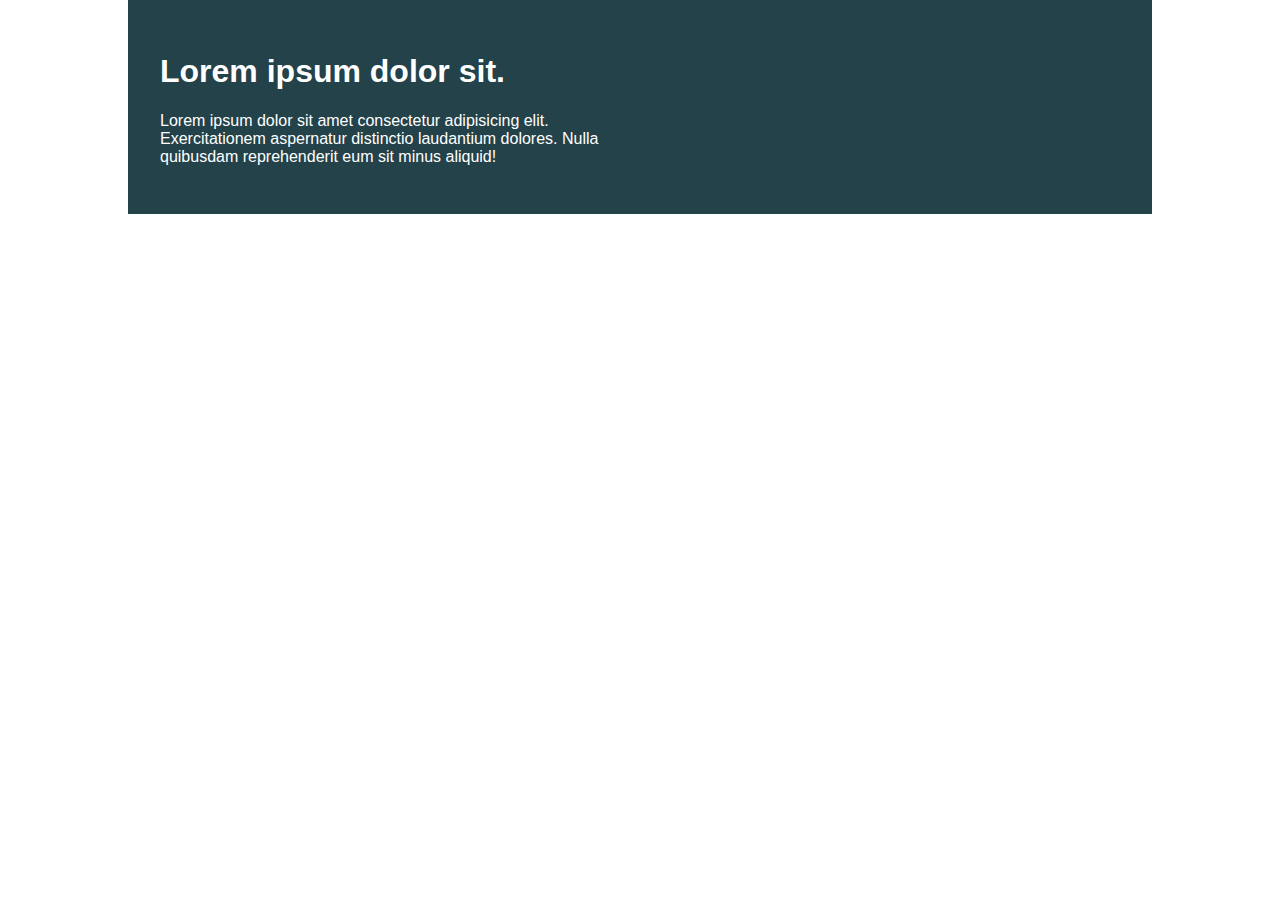
<file: 01-4/index.html>
<!DOCTYPE html>
<html lang="en">

<head>
    <meta charset="UTF-8">
    <meta name="viewport" content="width=device-width, initial-scale=1.0">
    <title>Day 01</title>

    <link rel="stylesheet" href="style.css">
</head>

<body>
    <div class="container">
        <div class="intro-content">
            <h1>Lorem ipsum dolor sit.</h1>
            <p>Lorem ipsum dolor sit amet consectetur adipisicing elit. Exercitationem aspernatur distinctio laudantium
                dolores. Nulla quibusdam reprehenderit eum sit minus aliquid!</p>
        </div>
    </div>
</body>

</html>
</file>
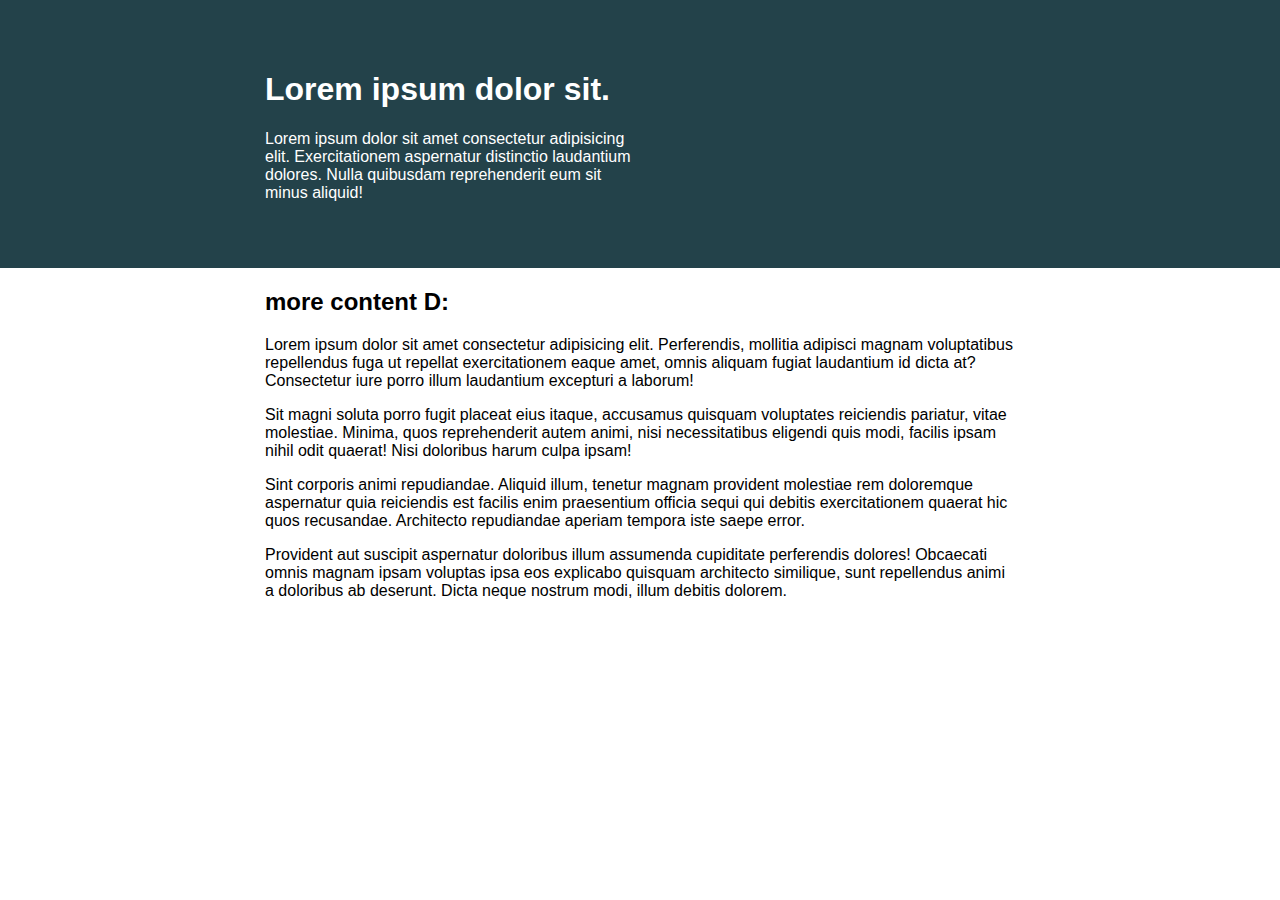
<file: 01-7/index.html>
<!DOCTYPE html>
<html lang="en">
  <head>
    <meta charset="UTF-8" />
    <meta name="viewport" content="width=device-width, initial-scale=1.0" />
    <title>Day 01</title>

    <link rel="stylesheet" href="style.css" />
  </head>
  <body>
    <div class="intro">
      <div class="container">
        <div class="intro-content">
          <h1>Lorem ipsum dolor sit.</h1>
          <p>
            Lorem ipsum dolor sit amet consectetur adipisicing elit.
            Exercitationem aspernatur distinctio laudantium dolores. Nulla
            quibusdam reprehenderit eum sit minus aliquid!
          </p>
        </div>
      </div>
    </div>

    <div class="container">
      <h2>more content D:</h2>
      <p>
        Lorem ipsum dolor sit amet consectetur adipisicing elit. Perferendis,
        mollitia adipisci magnam voluptatibus repellendus fuga ut repellat
        exercitationem eaque amet, omnis aliquam fugiat laudantium id dicta at?
        Consectetur iure porro illum laudantium excepturi a laborum!
      </p>
      <p>
        Sit magni soluta porro fugit placeat eius itaque, accusamus quisquam
        voluptates reiciendis pariatur, vitae molestiae. Minima, quos
        reprehenderit autem animi, nisi necessitatibus eligendi quis modi,
        facilis ipsam nihil odit quaerat! Nisi doloribus harum culpa ipsam!
      </p>
      <p>
        Sint corporis animi repudiandae. Aliquid illum, tenetur magnam provident
        molestiae rem doloremque aspernatur quia reiciendis est facilis enim
        praesentium officia sequi qui debitis exercitationem quaerat hic quos
        recusandae. Architecto repudiandae aperiam tempora iste saepe error.
      </p>
      <p>
        Provident aut suscipit aspernatur doloribus illum assumenda cupiditate
        perferendis dolores! Obcaecati omnis magnam ipsam voluptas ipsa eos
        explicabo quisquam architecto similique, sunt repellendus animi a
        doloribus ab deserunt. Dicta neque nostrum modi, illum debitis dolorem.
      </p>
    </div>
  </body>
</html>
</file>
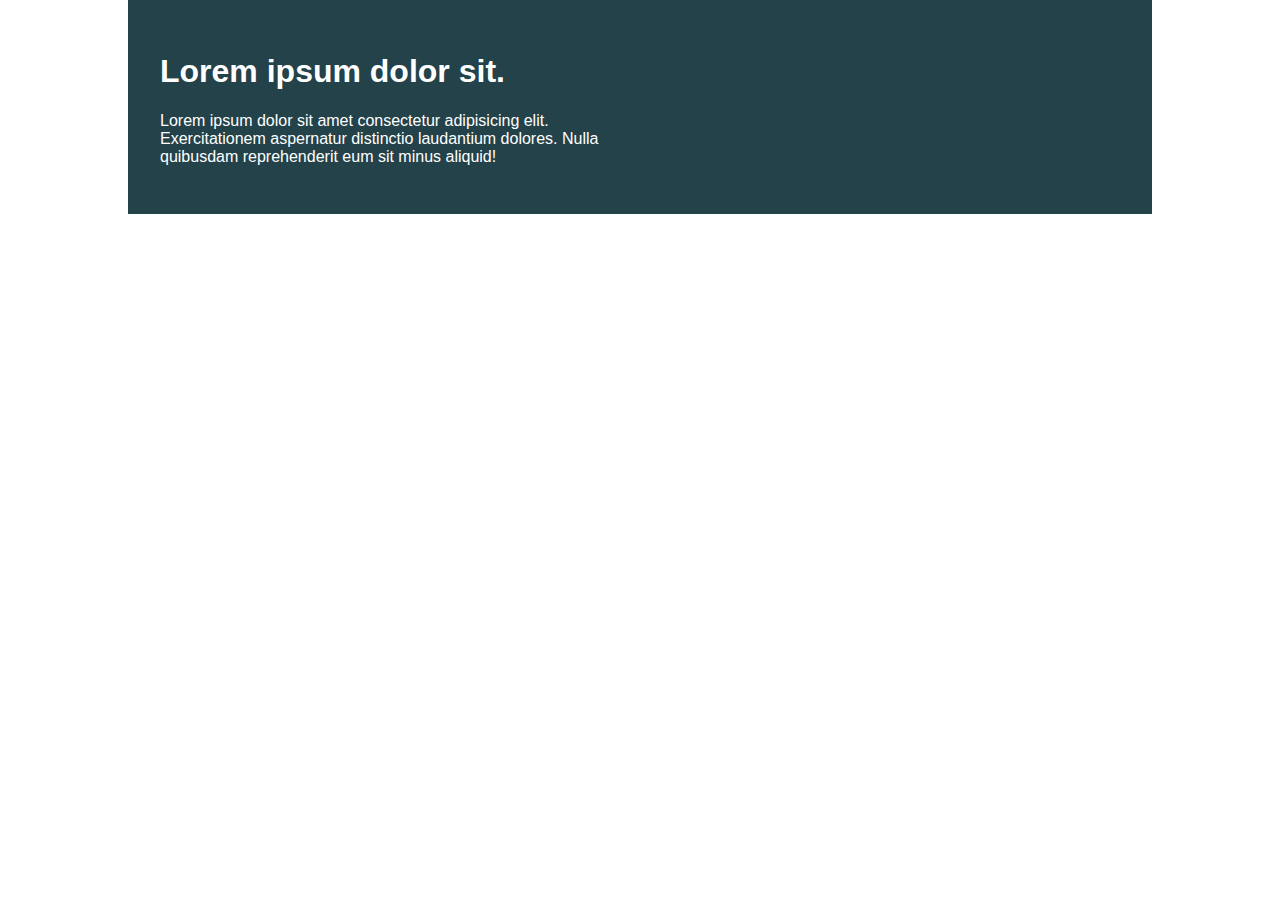
<file: challenge-01/index.html>
<!DOCTYPE html>
<html lang="en">
  <head>
    <meta charset="UTF-8" />
    <meta name="viewport" content="width=device-width, initial-scale=1.0" />
    <title>Day 01</title>

    <link rel="stylesheet" href="style.css" />
  </head>

  <body>
    <div class="container">
      <div class="intro-content">
        <h1>Lorem ipsum dolor sit.</h1>
        <p>
          Lorem ipsum dolor sit amet consectetur adipisicing elit.
          Exercitationem aspernatur distinctio laudantium dolores. Nulla
          quibusdam reprehenderit eum sit minus aliquid!
        </p>
      </div>
    </div>
  </body>
</html>
</file>
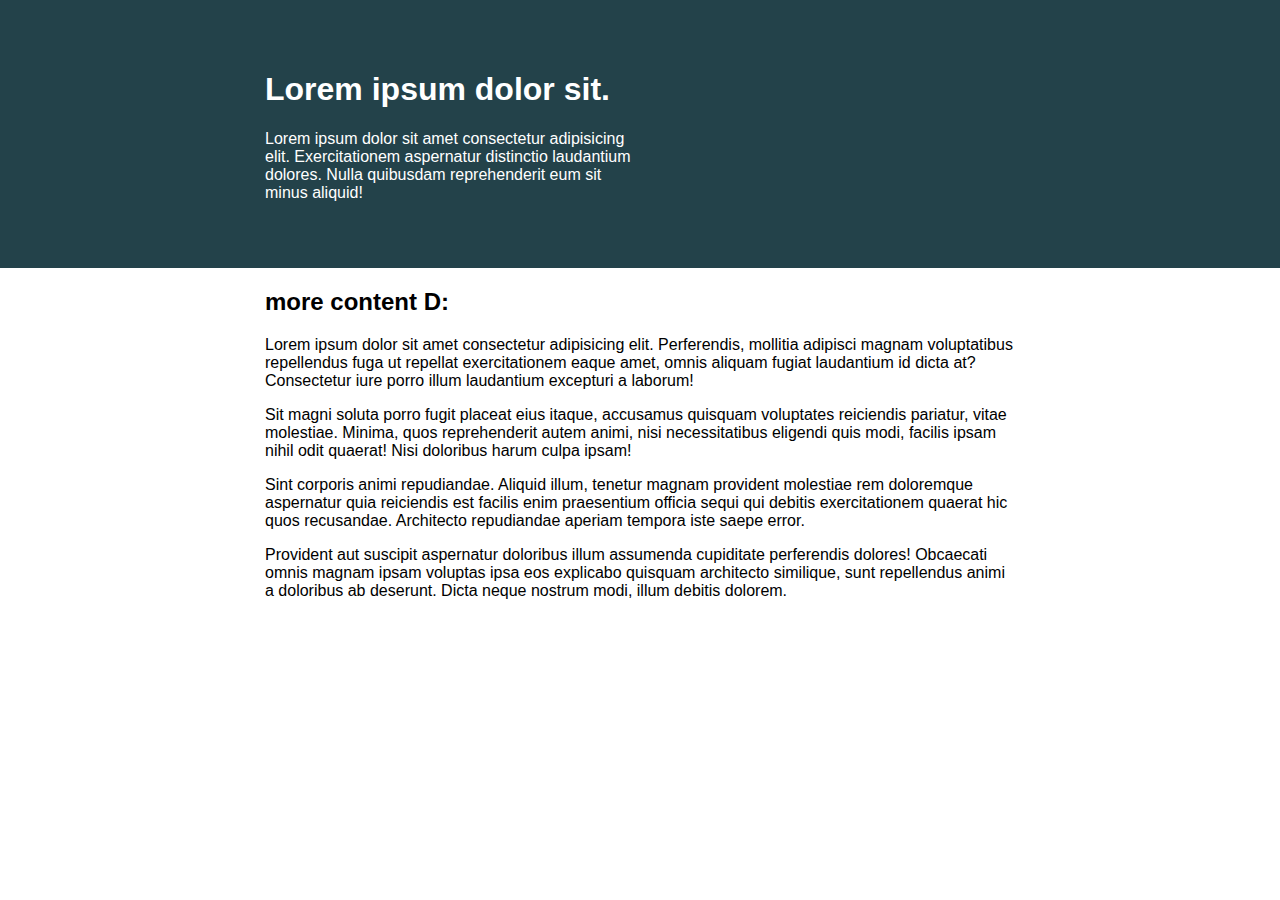
<file: challenge-02/index.html>
<!DOCTYPE html>
<html lang="en">
  <head>
    <meta charset="UTF-8" />
    <meta name="viewport" content="width=device-width, initial-scale=1.0" />
    <title>Day 01</title>

    <link rel="stylesheet" href="style.css" />
  </head>
  <body>
    <div class="intro">
      <div class="container">
        <div class="intro-content">
          <h1>Lorem ipsum dolor sit.</h1>
          <p>
            Lorem ipsum dolor sit amet consectetur adipisicing elit.
            Exercitationem aspernatur distinctio laudantium dolores. Nulla
            quibusdam reprehenderit eum sit minus aliquid!
          </p>
        </div>
      </div>
    </div>

    <div class="container">
      <h2>more content D:</h2>
      <p>
        Lorem ipsum dolor sit amet consectetur adipisicing elit. Perferendis,
        mollitia adipisci magnam voluptatibus repellendus fuga ut repellat
        exercitationem eaque amet, omnis aliquam fugiat laudantium id dicta at?
        Consectetur iure porro illum laudantium excepturi a laborum!
      </p>
      <p>
        Sit magni soluta porro fugit placeat eius itaque, accusamus quisquam
        voluptates reiciendis pariatur, vitae molestiae. Minima, quos
        reprehenderit autem animi, nisi necessitatibus eligendi quis modi,
        facilis ipsam nihil odit quaerat! Nisi doloribus harum culpa ipsam!
      </p>
      <p>
        Sint corporis animi repudiandae. Aliquid illum, tenetur magnam provident
        molestiae rem doloremque aspernatur quia reiciendis est facilis enim
        praesentium officia sequi qui debitis exercitationem quaerat hic quos
        recusandae. Architecto repudiandae aperiam tempora iste saepe error.
      </p>
      <p>
        Provident aut suscipit aspernatur doloribus illum assumenda cupiditate
        perferendis dolores! Obcaecati omnis magnam ipsam voluptas ipsa eos
        explicabo quisquam architecto similique, sunt repellendus animi a
        doloribus ab deserunt. Dicta neque nostrum modi, illum debitis dolorem.
      </p>
    </div>
  </body>
</html>
</file>
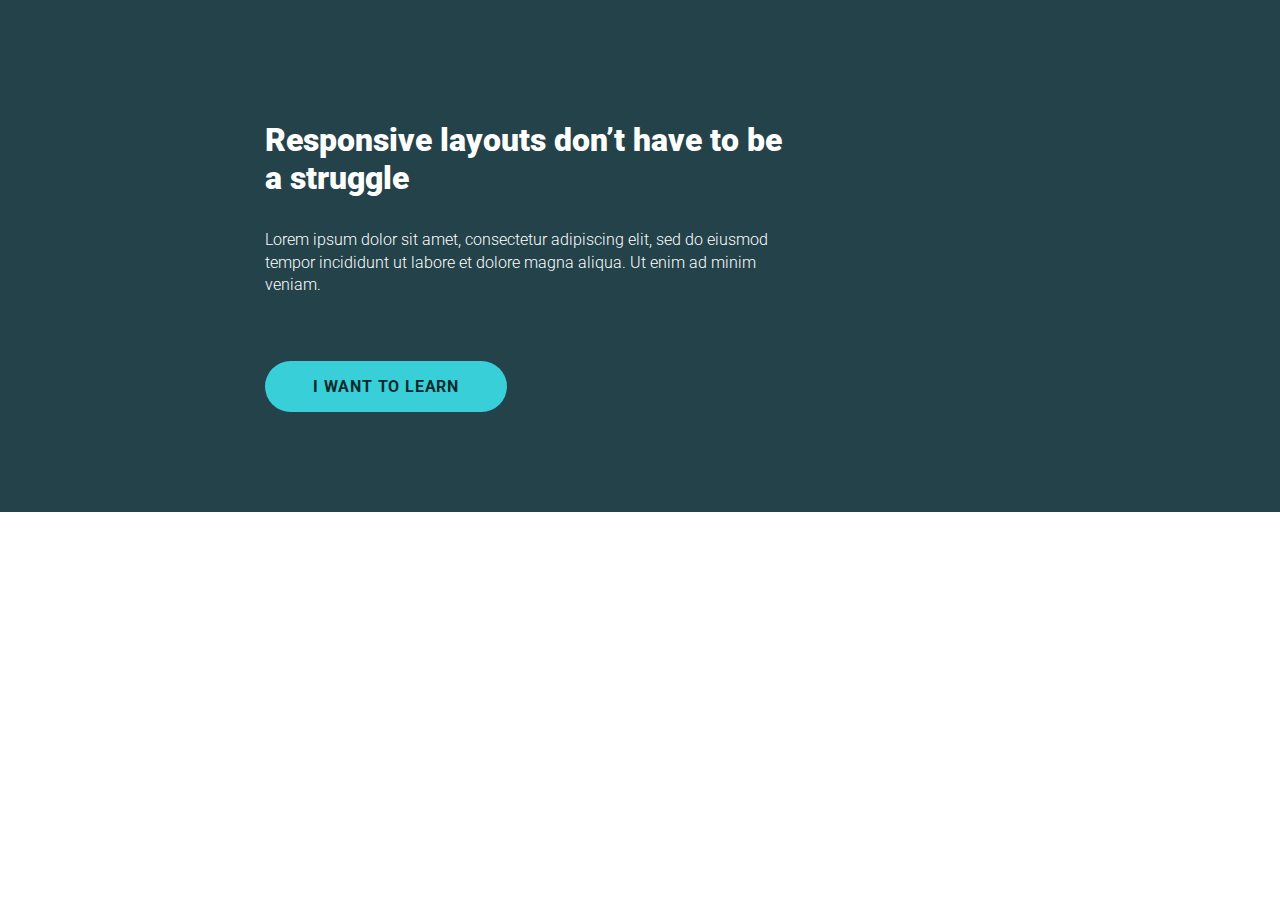
<file: challenge-03/index.html>
<!DOCTYPE html>
<html lang="en">
  <head>
    <meta charset="UTF-8" />
    <meta name="viewport" content="width=device-width, initial-scale=1.0" />
    <title>Challenge 03</title>
    <link rel="stylesheet" type="text/css" href="style.css" />
    <link
      href="https://fonts.googleapis.com/css?family=Roboto:100,300,400,500,700,900"
      rel="stylesheet"
    />
  </head>
  <body>
    <div class="hero">
      <div class="hero-container">
        <div class="hero-content">
          <h1>Responsive layouts don’t have to be a struggle</h1>
          <p>
            Lorem ipsum dolor sit amet, consectetur adipiscing elit, sed do
            eiusmod tempor incididunt ut labore et dolore magna aliqua. Ut enim
            ad minim veniam.
          </p>
          <a class="btn-hero" href="#">I want to learn</a>
        </div>
      </div>
    </div>
  </body>
</html>
</file>
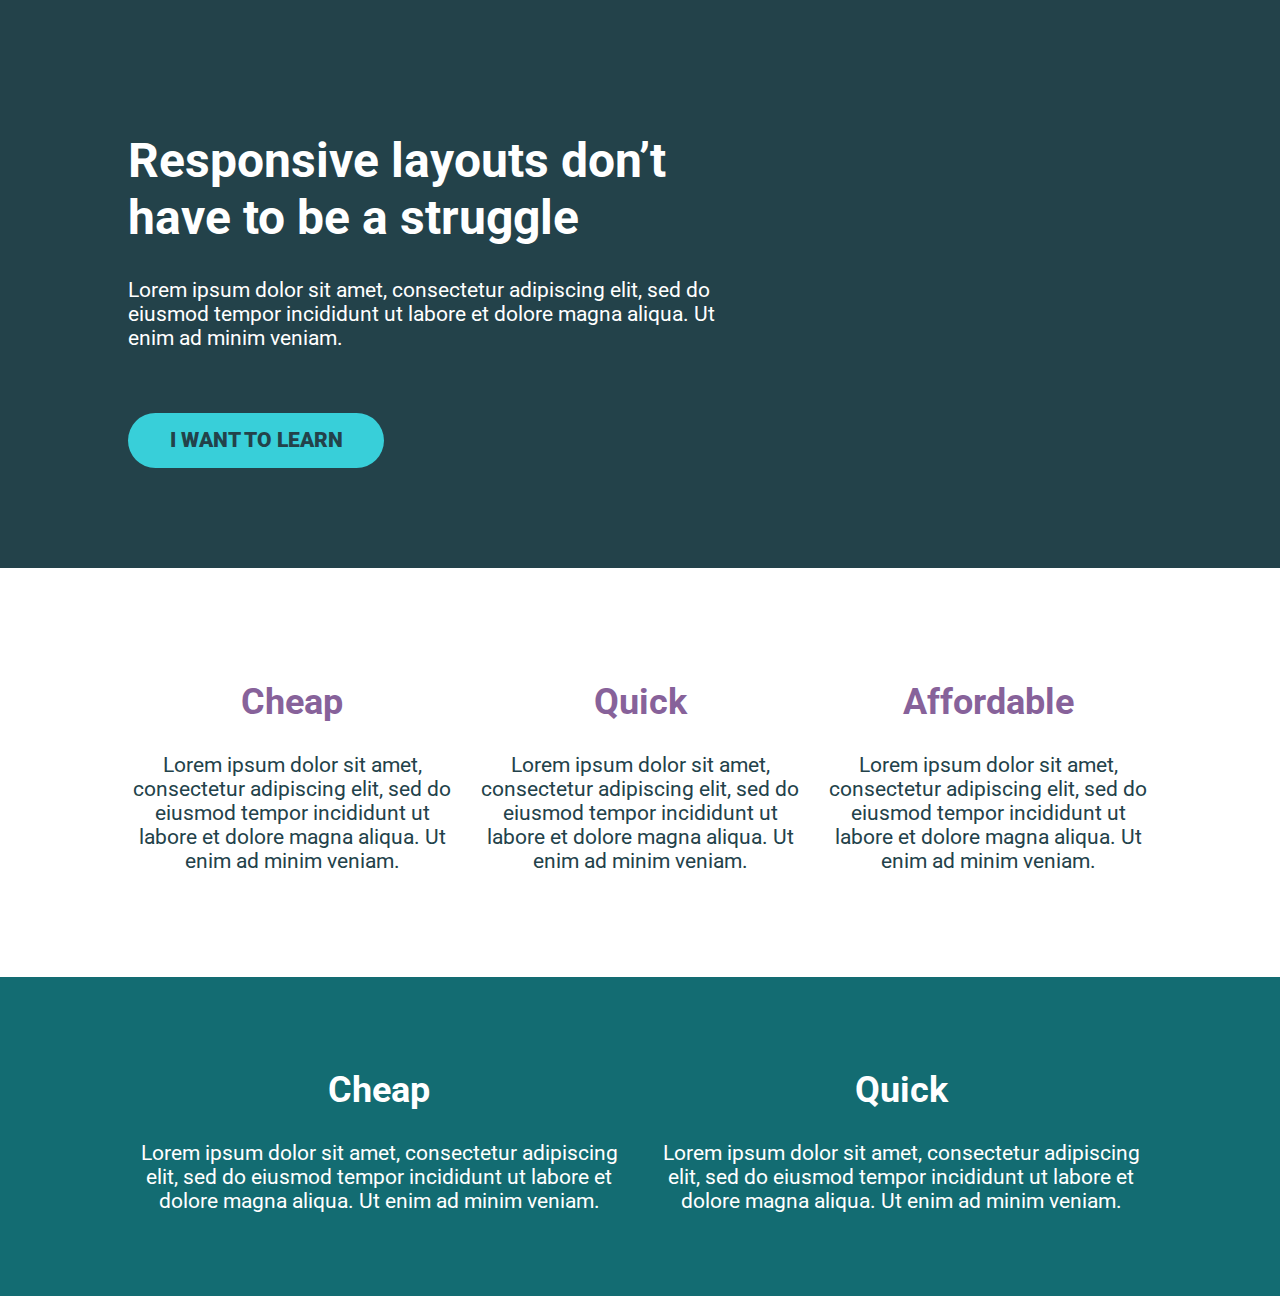
<file: flexbox/challenge-01/index.html>
<!DOCTYPE html>
<html lang="en">
  <head>
    <meta charset="UTF-8" />
    <meta name="viewport" content="width=device-width, initial-scale=1.0" />
    <title>Challenge time!</title>
    <link
      href="https://fonts.googleapis.com/css2?family=Roboto:wght@400;900&display=swap"
      rel="stylesheet"
    />
    <link rel="stylesheet" href="style.css" />
  </head>
  <body>
    <div class="hero">
      <div class="container">
        <div class="hero__text">
          <h1>Responsive layouts don’t have to be a struggle</h1>
          <p>
            Lorem ipsum dolor sit amet, consectetur adipiscing elit, sed do
            eiusmod tempor incididunt ut labore et dolore magna aliqua. Ut enim
            ad minim veniam.
          </p>
          <a href="#" class="btn">I want to learn</a>
        </div>
      </div>
    </div>
    <section class="three-col">
      <div class="container">
        <div class="row">
          <div class="col">
            <h2>Cheap</h2>
            <p>
              Lorem ipsum dolor sit amet, consectetur adipiscing elit, sed do
              eiusmod tempor incididunt ut labore et dolore magna aliqua. Ut
              enim ad minim veniam.
            </p>
          </div>
          <div class="col">
            <h2>Quick</h2>
            <p>
              Lorem ipsum dolor sit amet, consectetur adipiscing elit, sed do
              eiusmod tempor incididunt ut labore et dolore magna aliqua. Ut
              enim ad minim veniam.
            </p>
          </div>
          <div class="col">
            <h2>Affordable</h2>
            <p>
              Lorem ipsum dolor sit amet, consectetur adipiscing elit, sed do
              eiusmod tempor incididunt ut labore et dolore magna aliqua. Ut
              enim ad minim veniam.
            </p>
          </div>
        </div>
      </div>
    </section>

    <section class="two-col">
      <div class="container">
        <div class="row">
          <div class="col">
            <h2>Cheap</h2>
            <p>
              Lorem ipsum dolor sit amet, consectetur adipiscing elit, sed do
              eiusmod tempor incididunt ut labore et dolore magna aliqua. Ut
              enim ad minim veniam.
            </p>
          </div>
          <div class="col">
            <h2>Quick</h2>
            <p>
              Lorem ipsum dolor sit amet, consectetur adipiscing elit, sed do
              eiusmod tempor incididunt ut labore et dolore magna aliqua. Ut
              enim ad minim veniam.
            </p>
          </div>
        </div>
      </div>
    </section>
  </body>
</html>
</file>
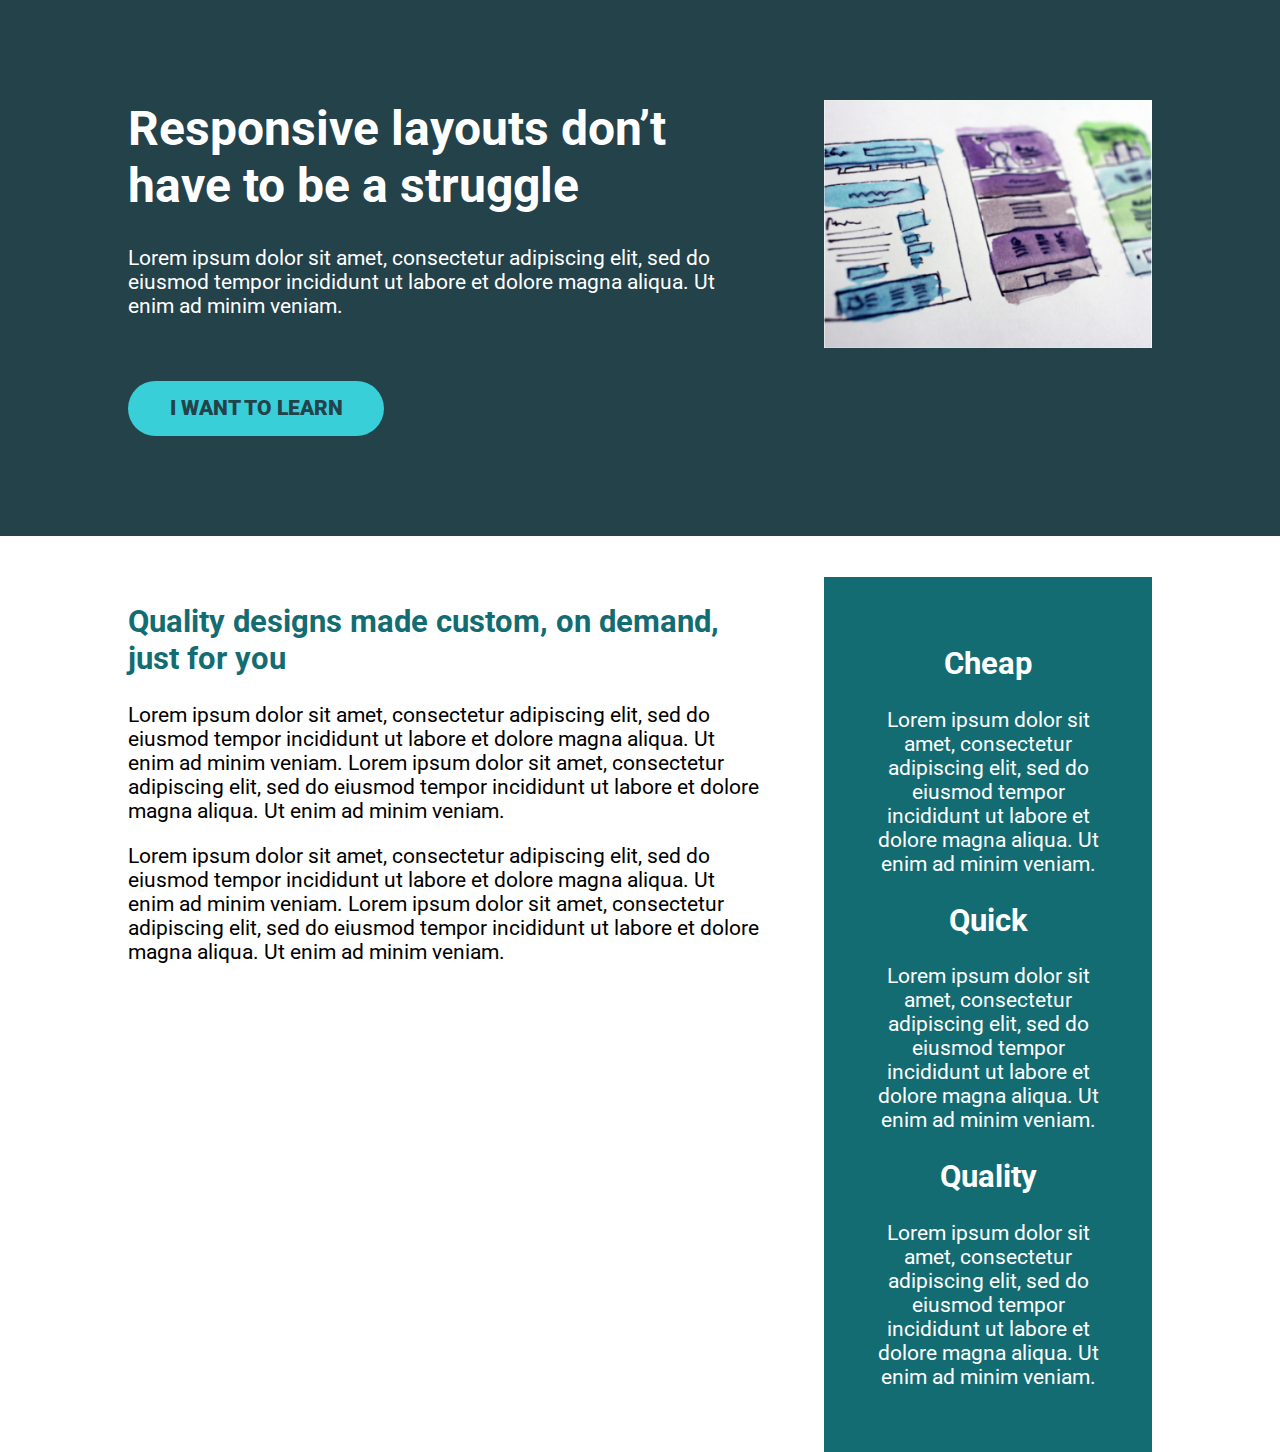
<file: flexbox/challenge-02/index.html>
<!DOCTYPE html>
<html lang="en">
  <head>
    <meta charset="UTF-8" />
    <meta name="viewport" content="width=device-width, initial-scale=1.0" />
    <title>Conquering Rsponsive Layouts</title>
    <link
      href="https://fonts.googleapis.com/css2?family=Roboto:wght@400;900&display=swap"
      rel="stylesheet"
    />
    <link rel="stylesheet" href="style.css" />
  </head>
  <body>
    <div class="hero">
      <div class="container row">
        <div class="hero__text">
          <h1>Responsive layouts don’t have to be a struggle</h1>
          <p>
            Lorem ipsum dolor sit amet, consectetur adipiscing elit, sed do
            eiusmod tempor incididunt ut labore et dolore magna aliqua. Ut enim
            ad minim veniam.
          </p>
          <a href="#" class="btn">I want to learn</a>
        </div>
        <img class="hero__img" src="./img/hero-img.jpg" alt="sketches" />
      </div>
    </div>
    <main class="main container row">
      <section class="primary-content">
        <h2>Quality designs made custom, on demand, just for you</h2>
        <p>
          Lorem ipsum dolor sit amet, consectetur adipiscing elit, sed do
          eiusmod tempor incididunt ut labore et dolore magna aliqua. Ut enim ad
          minim veniam. Lorem ipsum dolor sit amet, consectetur adipiscing elit,
          sed do eiusmod tempor incididunt ut labore et dolore magna aliqua. Ut
          enim ad minim veniam.
        </p>
        <p>
          Lorem ipsum dolor sit amet, consectetur adipiscing elit, sed do
          eiusmod tempor incididunt ut labore et dolore magna aliqua. Ut enim ad
          minim veniam. Lorem ipsum dolor sit amet, consectetur adipiscing elit,
          sed do eiusmod tempor incididunt ut labore et dolore magna aliqua. Ut
          enim ad minim veniam.
        </p>
      </section>
      <aside class="sidebar">
        <div>
          <h2>Cheap</h2>
          <p>
            Lorem ipsum dolor sit amet, consectetur adipiscing elit, sed do
            eiusmod tempor incididunt ut labore et dolore magna aliqua. Ut enim
            ad minim veniam.
          </p>
        </div>
        <div>
          <h2>Quick</h2>
          <p>
            Lorem ipsum dolor sit amet, consectetur adipiscing elit, sed do
            eiusmod tempor incididunt ut labore et dolore magna aliqua. Ut enim
            ad minim veniam.
          </p>
        </div>
        <div>
          <h2>Quality</h2>
          <p>
            Lorem ipsum dolor sit amet, consectetur adipiscing elit, sed do
            eiusmod tempor incididunt ut labore et dolore magna aliqua. Ut enim
            ad minim veniam.
          </p>
        </div>
      </aside>
    </main>
  </body>
</html>
</file>
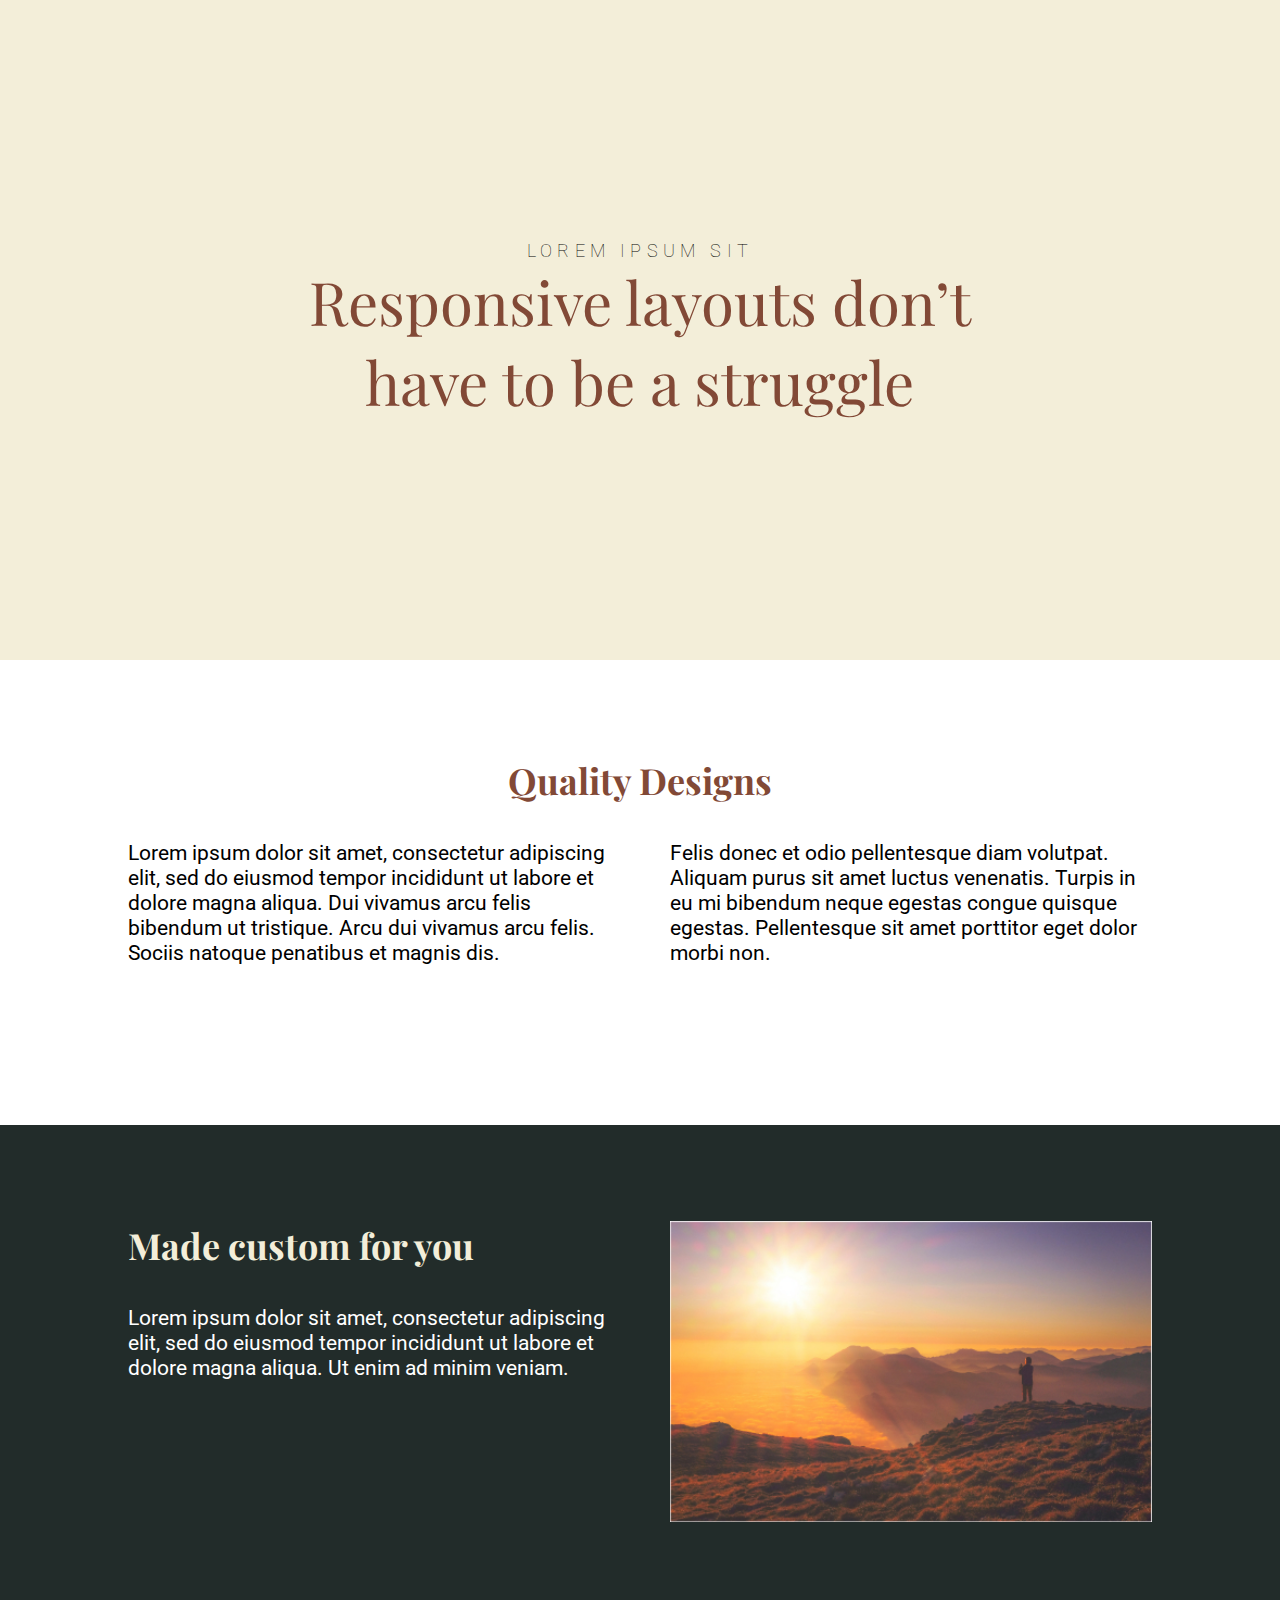
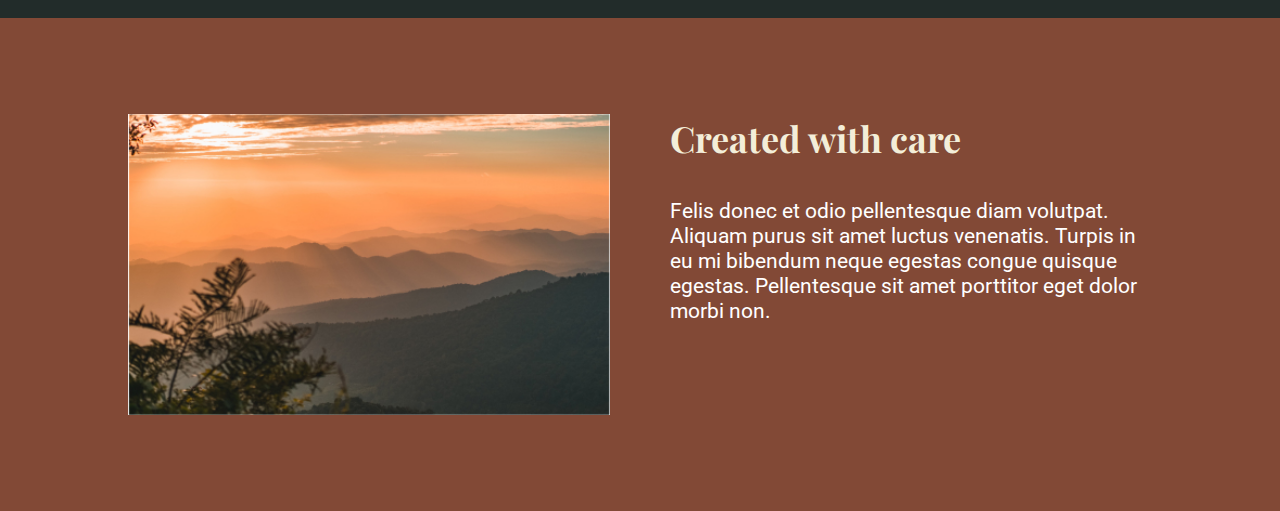
<file: flexbox/challenge-04-my-solution/index.html>
<!DOCTYPE html>
<html lang="en">
  <head>
    <meta charset="UTF-8" />
    <meta name="viewport" content="width=device-width, initial-scale=1.0" />
    <title>Document</title>
    <link
      href="https://fonts.googleapis.com/css2?family=Roboto:wght@100;400&display=swap"
      rel="stylesheet"
    />
    <link
      href="https://fonts.googleapis.com/css2?family=Playfair+Display:wght@900&display=swap"
      rel="stylesheet"
    />
    <link rel="stylesheet" href="style.css" />
  </head>
  <body>
    <header class="header">
      <div class="header-container container column">
        <h1 class="header-title">lorem ipsum sit</h1>
        <p class="header-p">Responsive layouts don’t have to be a struggle</p>
      </div>
    </header>
    <section class="section-2 container column">
      <h2 class="section-title">Quality Designs</h2>
      <div class="row">
        <p class="section-p">
          Lorem ipsum dolor sit amet, consectetur adipiscing elit, sed do
          eiusmod tempor incididunt ut labore et dolore magna aliqua. Dui
          vivamus arcu felis bibendum ut tristique. Arcu dui vivamus arcu felis.
          Sociis natoque penatibus et magnis dis.
        </p>
        <p class="section-p">
          Felis donec et odio pellentesque diam volutpat. Aliquam purus sit amet
          luctus venenatis. Turpis in eu mi bibendum neque egestas congue
          quisque egestas. Pellentesque sit amet porttitor eget dolor morbi non.
        </p>
      </div>
    </section>
    <section class="section-custom">
      <div class="container">
        <div class="row">
          <div class="section-3-col">
            <h2 class="section-title section-3-title">Made custom for you</h2>
            <p class="section-p">
              Lorem ipsum dolor sit amet, consectetur adipiscing elit, sed do
              eiusmod tempor incididunt ut labore et dolore magna aliqua. Ut
              enim ad minim veniam.
            </p>
          </div>
          <img class="section-custom-img" src="./image-01.jpg" alt="01" />
        </div>
      </div>
    </section>
    <section class="section-care">
      <div class="container">
        <div class="row">
          <img class="section-care-img" src="./image-02.jpg" alt="01" />
          <div class="section-3-col section-4-col">
            <h2 class="section-title section-3-title">Created with care</h2>
            <p class="section-p">
              Felis donec et odio pellentesque diam volutpat. Aliquam purus sit
              amet luctus venenatis. Turpis in eu mi bibendum neque egestas
              congue quisque egestas. Pellentesque sit amet porttitor eget dolor
              morbi non.
            </p>
          </div>
        </div>
      </div>
    </section>
  </body>
</html>
</file>
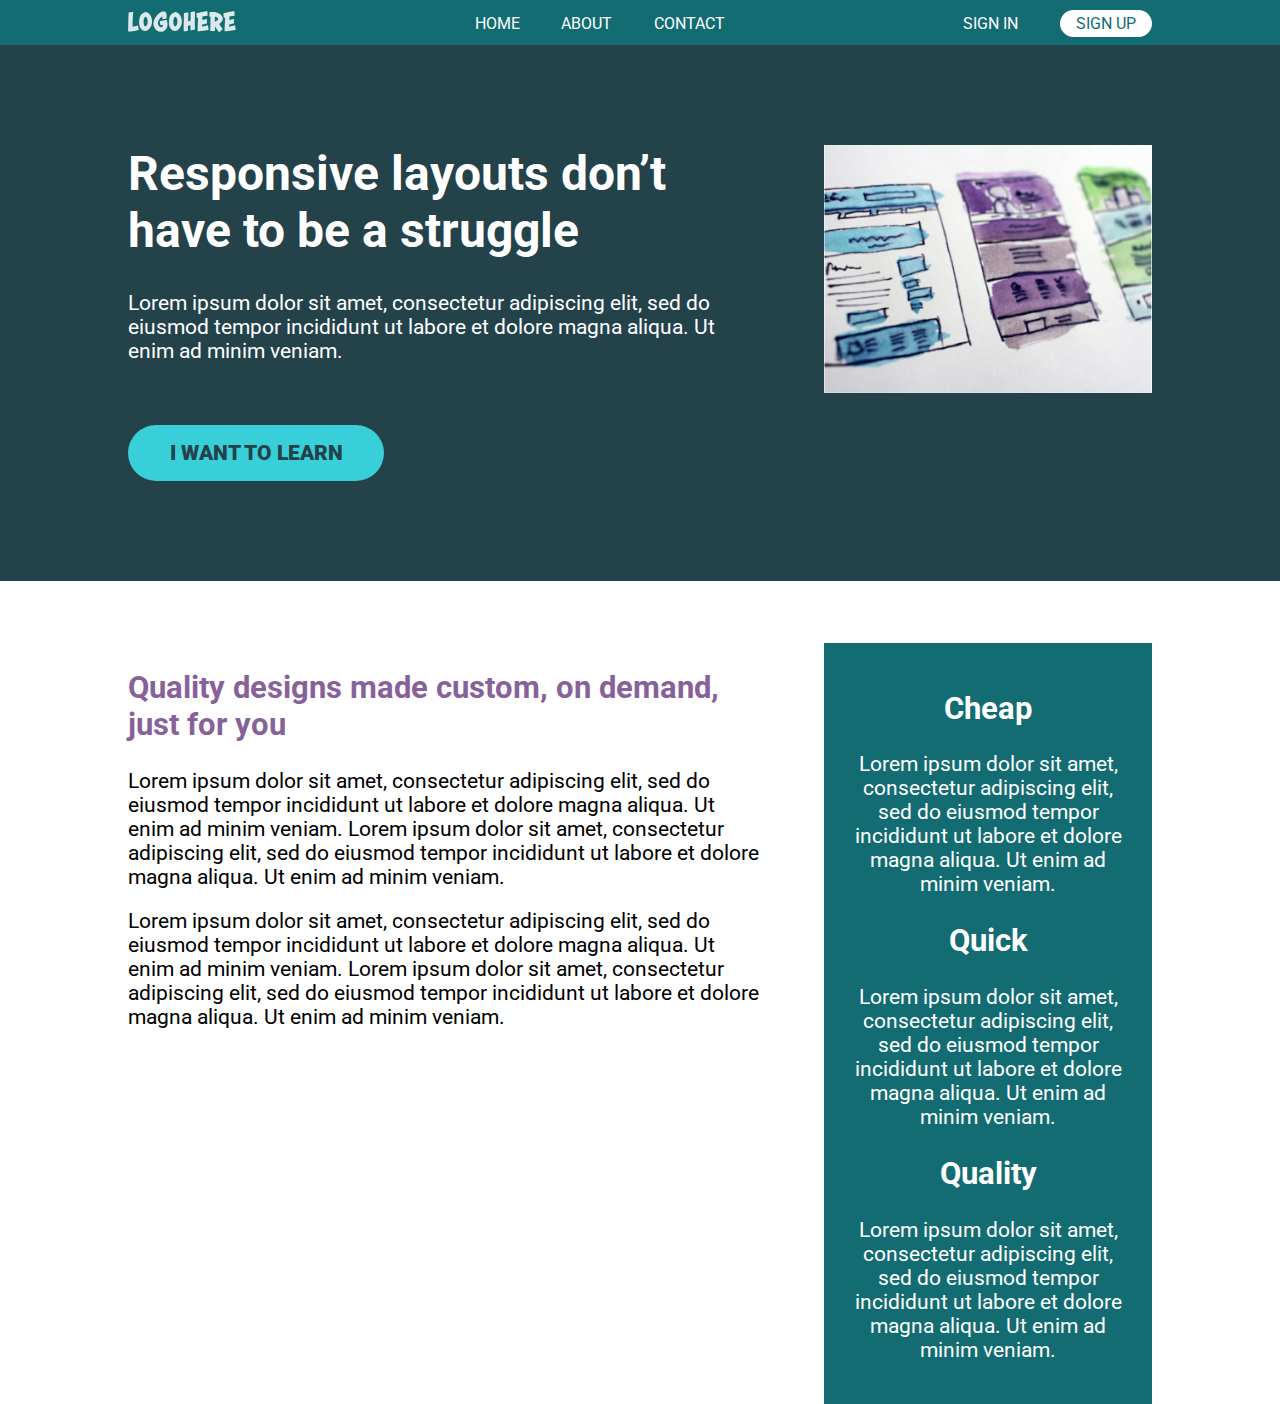
<file: flexbox/nav-challenge/index.html>
<!DOCTYPE html>
<html lang="en">
  <head>
    <meta charset="UTF-8" />
    <meta name="viewport" content="width=device-width, initial-scale=1.0" />
    <title>Conquering Responsive Layouts</title>
    <link
      href="https://fonts.googleapis.com/css2?family=Roboto:wght@400;900&display=swap"
      rel="stylesheet"
    />
    <link rel="stylesheet" href="style.css" />
  </head>
  <body>
    <header>
      <div class="container row">
        <a class="logo" href="#"
          ><img src="./img/logo.svg" alt="logo conquering responsive layouts"
        /></a>
        <nav class="nav">
          <ul class="nav__list nav__list--primary">
            <li class="nav__item"><a href="#" class="nav__link">Home</a></li>
            <li class="nav__item"><a href="#" class="nav__link">About</a></li>
            <li class="nav__item"><a href="#" class="nav__link">Contact</a></li>
          </ul>
          <ul class="nav__list">
            <li class="nav__item"><a href="#" class="nav__link">Sign In</a></li>
            <li class="nav__item">
              <a href="#" class="nav__link nav__link--button">Sign up</a>
            </li>
          </ul>
        </nav>
      </div>
    </header>
    <section class="hero">
      <div class="container row">
        <div class="hero__text">
          <h1>Responsive layouts don’t have to be a struggle</h1>
          <p>
            Lorem ipsum dolor sit amet, consectetur adipiscing elit, sed do
            eiusmod tempor incididunt ut labore et dolore magna aliqua. Ut enim
            ad minim veniam.
          </p>
          <a href="#" class="btn">I want to learn</a>
        </div>
        <img
          src="img/hero-img.jpg"
          alt="UX design sketches"
          class="hero__img"
        />
      </div>
    </section>

    <main class="main container row">
      <section class="primary-content">
        <h2 class="section-title">
          Quality designs made custom, on demand, just for you
        </h2>
        <p>
          Lorem ipsum dolor sit amet, consectetur adipiscing elit, sed do
          eiusmod tempor incididunt ut labore et dolore magna aliqua. Ut enim ad
          minim veniam. Lorem ipsum dolor sit amet, consectetur adipiscing elit,
          sed do eiusmod tempor incididunt ut labore et dolore magna aliqua. Ut
          enim ad minim veniam.
        </p>
        <p>
          Lorem ipsum dolor sit amet, consectetur adipiscing elit, sed do
          eiusmod tempor incididunt ut labore et dolore magna aliqua. Ut enim ad
          minim veniam. Lorem ipsum dolor sit amet, consectetur adipiscing elit,
          sed do eiusmod tempor incididunt ut labore et dolore magna aliqua. Ut
          enim ad minim veniam.
        </p>
      </section>
      <aside class="sidebar">
        <h2 class="sidebar-title">Cheap</h2>
        <p>
          Lorem ipsum dolor sit amet, consectetur adipiscing elit, sed do
          eiusmod tempor incididunt ut labore et dolore magna aliqua. Ut enim ad
          minim veniam.
        </p>

        <h2 class="sidebar-title">Quick</h2>
        <p>
          Lorem ipsum dolor sit amet, consectetur adipiscing elit, sed do
          eiusmod tempor incididunt ut labore et dolore magna aliqua. Ut enim ad
          minim veniam.
        </p>

        <h2 class="sidebar-title">Quality</h2>
        <p>
          Lorem ipsum dolor sit amet, consectetur adipiscing elit, sed do
          eiusmod tempor incididunt ut labore et dolore magna aliqua. Ut enim ad
          minim veniam.
        </p>
      </aside>
    </main>
  </body>
</html>
</file>
<file: 01-4/style.css>
* {
    box-sizing: border-box;
}

body {
    margin: 0;
    font-family: sans-serif;
}

.container {
    background: #23424A;
    color: white;
    width: 80%;
    margin: 0 auto;
    padding: 2em;
}

.intro-content {
    width: 50%;
}
</file>
<file: 01-7/style.css>
* {
  box-sizing: border-box;
}

body {
  margin: 0;
  font-family: sans-serif;
}

.intro {
  background: #23424a;
  color: white;
  padding: 50px 0;
}

.container {
  width: 80%;
  max-width: 750px;
  margin: 0 auto;
}

.intro-content {
  width: 50%;
}
</file>
<file: challenge-01/style.css>
* {
    box-sizing: border-box;
}

body {
    margin: 0;
    font-family: sans-serif;
}

.container {
    background: #23424A;
    color: white;
    width: 80%;
    margin: 0 auto;
    padding: 2em;
}

.intro-content {
    width: 50%;
}
</file>
<file: challenge-02/style.css>
* {
  box-sizing: border-box;
}

body {
  margin: 0;
  font-family: sans-serif;
}

.intro {
  background: #23424a;
  color: white;
  padding: 50px 0;
}

.container {
  width: 80%;
  max-width: 750px;
  margin: 0 auto;
}

.intro-content {
  width: 50%;
}
</file>
<file: challenge-03/style.css>
*, *::before, *::after {
    box-sizing: border-box;
}

body {
    margin: 0;
    font-family: 'Roboto', sans-serif;
    font-style: normal;
    color: white;
}

.hero {
    background: #23424A;
    padding: 6.25em 0;
}

.hero-container {
    width: 80%;
    max-width: 750px;
    margin: 0 auto;
}

.hero-content {
    width: 70%;
}

.hero-content h1 {
    font-weight: 900;
    margin-bottom: 1em;
}

.hero-content p {
    font-weight: 300;
    line-height: 1.4em;
    margin-bottom: 4em;
}

.hero-content .btn-hero {
    display: inline-block;
    padding: 1em 3em;
    background: #38CFD9;
    border-radius: 31.5px;
    text-transform: uppercase;
    text-decoration: none;
    font-weight: bold;
    letter-spacing: 0.05em;
    color: #072A2D;
}

.btn-hero:hover, .btn-hero:focus {
    opacity: .75;
}
</file>
<file: flexbox/challenge-01/style.css>
/* 
////// For this challenge ///////

- You will have to modify the HTML

- You can add new classes in the HTML
  if you need to

// Requirements
1. The headings in the first row must be
   a different color
2. The two .col at the bottom must go next
   to one another
3. The section at the bottom should have
   a dark background color and a different
   color of text
4. I've removed the "gap" that I created,
   so you'll have to add it back in

   */

*, *::before, *::after {
    box-sizing: border-box;
}

body {
    margin: 0;
    font-family: 'Roboto', sans-serif;
    font-size: 1.3rem;
}

h1 {
    font-size: 3rem;
}

.container {
    width: 80%;
    max-width: 1100px;
    margin: 0 auto;
}

.three-col h2 {
    color: #87629A;
}

.three-col p {
    color: #23424A;
}

.two-col {
    background-color: #136C72;
}

.row {
    /* display: flex => flex container */
    display: flex;
    /* can't use yet */
    /* gap: 100px; */
}

.three-col {
    padding: 4em 0;
}

.two-col {
    padding: 3em 0;
    color: white;
}

.col {
    /* these are now flex items */
    width: 100%;
}

.col+.col {
    margin-left: 20px;
}

.col>h2 {
    text-align: center;
    font-size: 2.25rem;
}

.col>p {
    text-align: center;
}

.hero {
    padding: 100px 0;
    background-color: #23424A;
    color: #FFF;
}

.hero__text {
    width: 60%;
}

.hero p {
    margin-bottom: 3em;
}

.btn {
    display: inline-block;
    text-decoration: none;
    text-transform: uppercase;
    color: #23424A;
    font-weight: 900;
    background-color: #38CFD9;
    padding: .75em 2em;
    border-radius: 100px;
}

.btn:hover, .btn:focus {
    opacity: .75;
}
</file>
<file: flexbox/challenge-02/style.css>
/* 
////// For this challenge ///////

- All text is in the text.md file

// Requirements
1. Refer to the design specs for the
   overall layout 
2. The image should line up with
   the sidebar in the section
   below

*/

*, *::before, *::after {
    box-sizing: border-box;
}

body {
    margin: 0;
    font-family: 'Roboto', sans-serif;
    font-size: 1.3rem;
}

img {
    max-width: 100%;
}

h1 {
    font-size: 3rem;
    margin-top: 0;
}

.container {
    width: 80%;
    max-width: 1100px;
    margin: 0 auto;
}

.row {
    /* display: flex => flex container */
    display: flex;
    justify-content: space-between;
    /* can't use yet */
    /* gap: 100px; */
}

.col {
    /* these are now flex items */
    width: 100%;
}

.col+.col {
    margin-left: 30px;
}

.hero {
    padding: 100px 0;
    background-color: #23424A;
    color: #FFF;
}

.hero__text {
    width: 62%;
}

.hero__img {
    width: 32%;
    align-self: flex-start;
}

.hero p {
    margin-bottom: 3em;
}

.btn {
    display: inline-block;
    text-decoration: none;
    text-transform: uppercase;
    color: #23424A;
    font-weight: 900;
    background-color: #38CFD9;
    padding: .75em 2em;
    border-radius: 100px;
}

.btn:hover, .btn:focus {
    opacity: .75;
}

.main {
    padding-top: 2em;
}

.primary-content {
    width: 62%;
}

.primary-content h2 {
    color: #136C72;
}

.sidebar {
    width: 32%;
    background: #136C72;
    color: white;
    text-align: center;
    padding: 2em;
}
</file>
<file: flexbox/challenge-04-my-solution/style.css>
*, *::before, *::after {
    box-sizing: border-box;
    margin: 0;
    padding: 0;
}

body {
    font-family: 'Roboto', sans-serif;
}

img {
    max-width: 100%;
}

.container {
    width: 80%;
    max-width: 1128px;
    margin: 0 auto;
}

.row {
    display: flex;
    width: 100%;
}

.column {
    display: flex;
    flex-direction: column;
    align-items: center;
    justify-content: center;
}

.header {
    background-color: #F3EED9;
}

.header-container {
    min-height: 660px;
}

.header-title {
    font-size: 1.125rem;
    text-transform: uppercase;
    font-weight: 100;
    letter-spacing: 0.3em;
}

.header-p {
    font-size: 3.75rem;
    color: #824936;
    text-align: center;
    width: 70%;
    font-family: 'Playfair Display', serif;
}

.section-title {
    font-size: 2.25em;
    color: #824936;
    font-family: 'Playfair Display', serif;
    margin-bottom: 1em;
}

.section-p {
    width: 100%;
    font-size: 1.315rem;
}

.section-p+.section-p {
    margin-left: 60px;
}

.section-2 {
    padding-top: 6em;
    padding-bottom: 10em;
}

.section-custom {
    background-color: #222C2A;
    color: white;
}

.section-3-col {
    width: 100%;
}

.section-custom-img {
    width: 100%;
    margin-left: 60px;
}

.section-3-title {
    color: #F3EED9;
}

.section-custom {
    padding: 6em 0;
}

.section-care {
    background-color: #824936;
    color: white;
    padding: 6em 0;
}

.section-4-col {
    width: 100%;
    margin-left: 60px;
}

.section-care-img {
    width: 100%;
}
</file>
<file: flexbox/nav-challenge/style.css>
/* 
////// For this challenge ///////

- All text is in the text.md file

// Requirements
   1. Get all the navigation items next to one another
   2. Add a space between all the items
*/

*, *::before, *::after {
    box-sizing: border-box;
}

body {
    margin: 0;
    font-family: 'Roboto', sans-serif;
    font-size: 1.3rem;
}

img {
    max-width: 100%;
}

h1 {
    font-size: 3rem;
    margin-top: 0;
}

.section-title {
    color: #87629A;
}

.btn {
    display: inline-block;
    text-decoration: none;
    text-transform: uppercase;
    color: #23424A;
    font-weight: 900;
    background-color: #38CFD9;
    padding: .75em 2em;
    border-radius: 100px;
}

.btn:hover, .btn:focus {
    opacity: .75;
}

.container {
    width: 80%;
    max-width: 1100px;
    margin: 0 auto;
}

.row {
    display: flex;
    justify-content: space-between;
}

.col {
    /* these are now flex items */
    width: 100%;
}

.col+.col {
    margin-left: 30px;
}

header {
    background: #136c72;
    padding: .5em 0;
}

.nav {
    display: flex;
    justify-content: space-between;
    flex-grow: 1;
    align-items: center;
    align-self: center;
}

.logo {
    line-height: 0;
    align-self: center;
}

.nav__list {
    margin: 0;
    padding: 0;
    list-style: none;
    display: flex;
}

.nav__list--primary {
    margin: 0 auto;
}

.nav__link {
    color: #fff;
    text-decoration: none;
    text-transform: uppercase;
    font-size: 1rem;
}

.nav__item+.nav__item {
    margin-left: 2em;
}

.nav__link--button {
    background: #fff;
    color: #136c72;
    padding: .25em 1em;
    border-radius: 10em;
}

.nav__link:hover {
    opacity: .75;
}

.hero {
    padding: 100px 0;
    background-color: #23424A;
    color: #FFF;
}

.hero__text {
    width: 62%;
}

.hero__img {
    width: 32%;
    align-self: flex-start;
}

.hero p {
    margin-bottom: 3em;
}

.main {
    margin-top: 3em;
}

.primary-content {
    width: 62%;
}

.sidebar {
    width: 32%;
    padding: 1em;
    text-align: center;
    color: #fff;
    background-color: #136c72;
}
</file>
